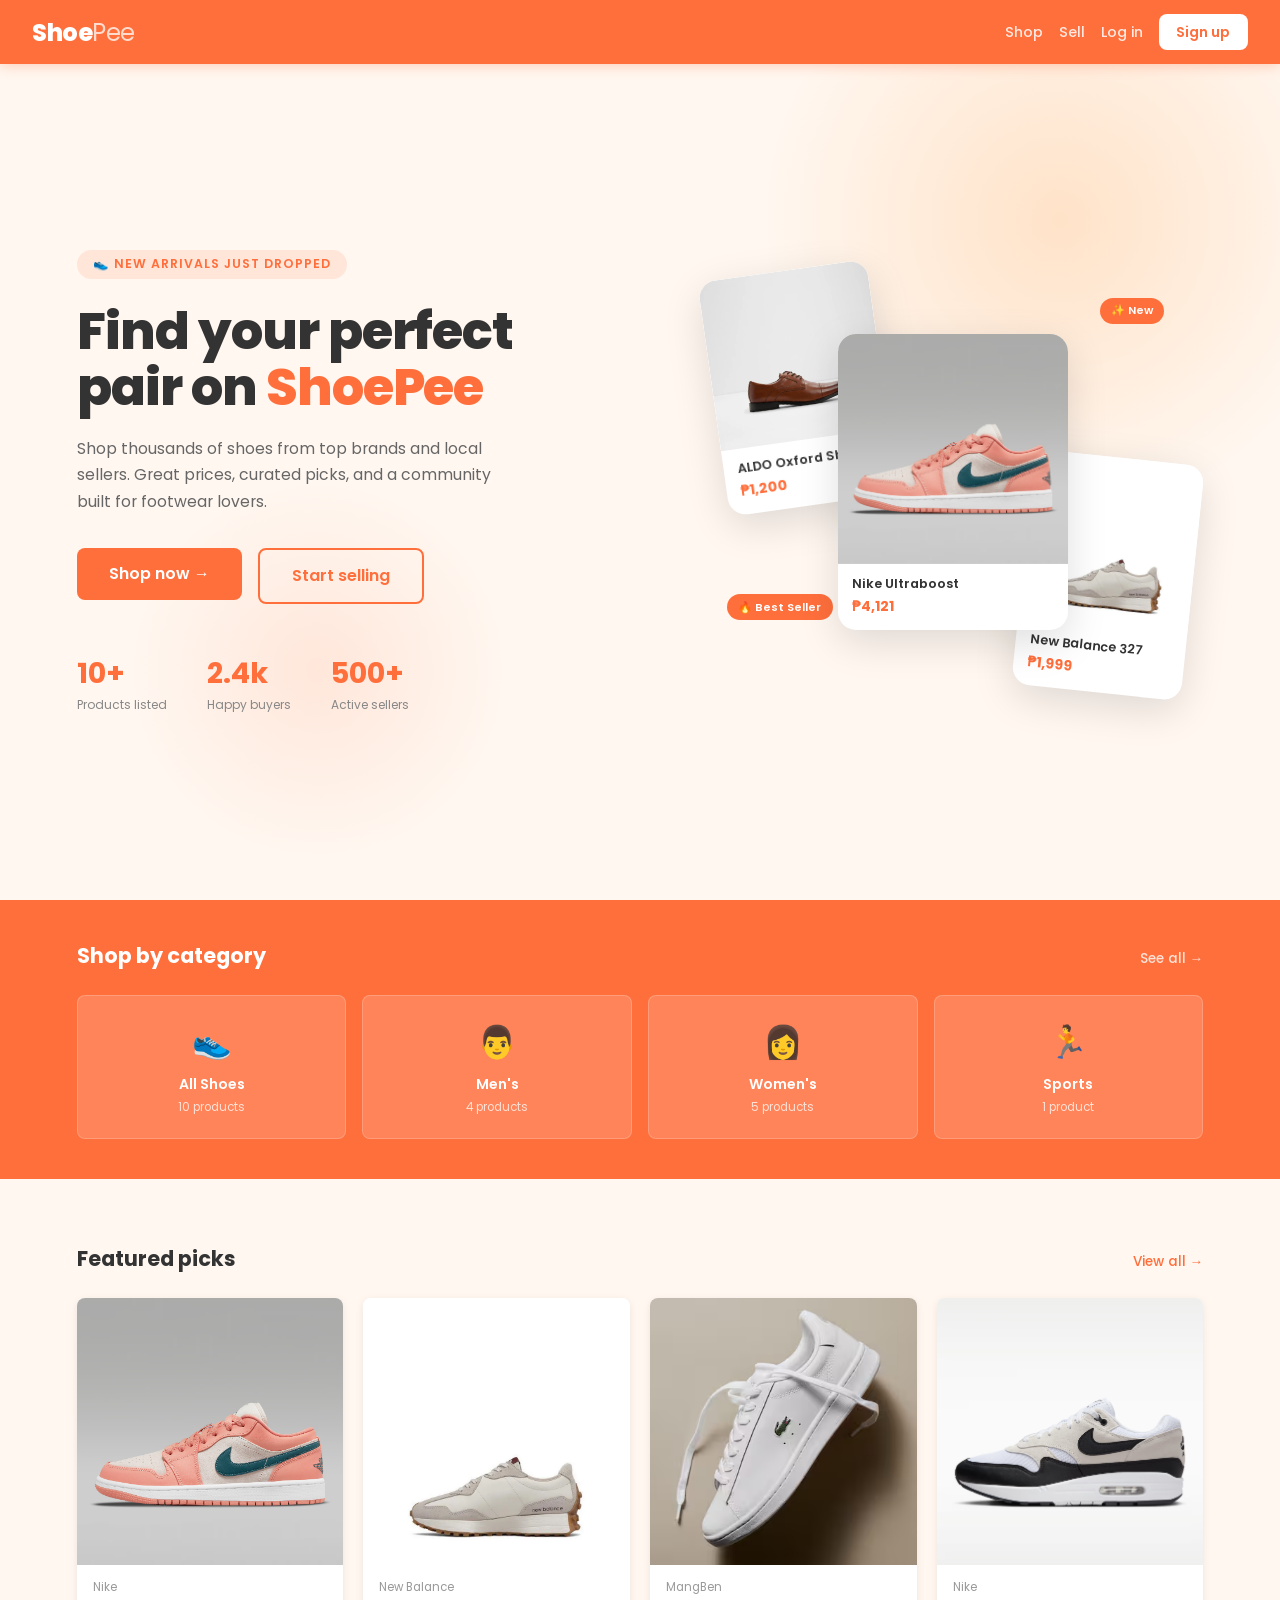
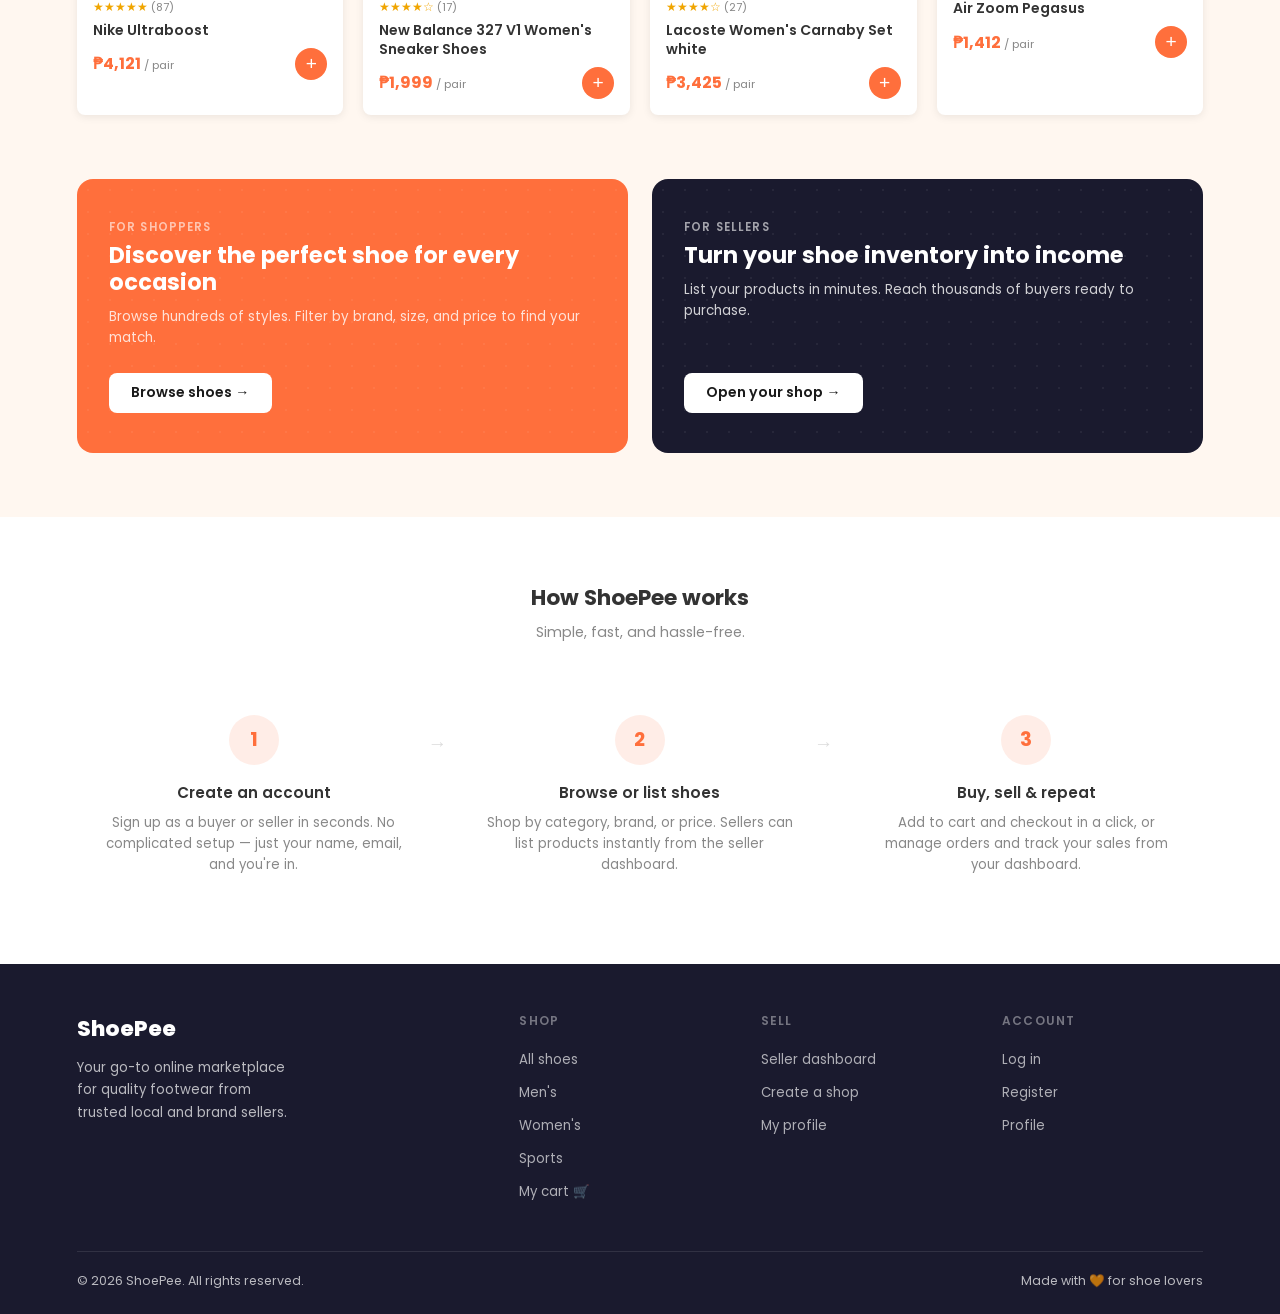
<file: index.html>
<!DOCTYPE html>
<html lang="en">
<head>
  <meta charset="UTF-8">
  <meta name="viewport" content="width=device-width, initial-scale=1.0">
  <title>ShoePee | Welcome</title>

  <link rel="preconnect" href="https://fonts.googleapis.com">
  <link href="https://fonts.googleapis.com/css2?family=Poppins:wght@300;400;500;600;700;800&display=swap" rel="stylesheet">
  <link rel="stylesheet" href="css/global.css">

  <style>
    *, *::before, *::after { box-sizing: border-box; margin: 0; padding: 0; }
    html { scroll-behavior: smooth; }
    body { font-family: 'Poppins', sans-serif; background: var(--bg); color: var(--text); overflow-x: hidden; }
    a { text-decoration: none; color: inherit; }

    /* ── NAVBAR ── */
    .site-nav {
      position: fixed; top: 0; left: 0; right: 0; z-index: 200;
      background: var(--primary);
      padding: 0 2rem;
      height: 64px;
      display: flex; align-items: center; justify-content: space-between;
      box-shadow: 0 2px 12px rgba(255,111,60,.3);
    }
    .site-logo {
      color: #fff; font-size: 1.5rem; font-weight: 800; letter-spacing: -.5px;
    }
    .site-logo span { opacity: .75; font-weight: 400; }
    .site-nav-right { display: flex; align-items: center; gap: 1rem; }
    .site-nav-link {
      color: rgba(255,255,255,.85); font-size: .88rem; font-weight: 500; transition: color .2s;
    }
    .site-nav-link:hover { color: #fff; }
    .nav-signup-btn {
      background: #fff; color: var(--primary);
      border: none; border-radius: var(--radius);
      padding: .45rem 1.1rem;
      font-family: 'Poppins', sans-serif; font-size: .88rem; font-weight: 600;
      cursor: pointer; transition: .2s;
    }
    .nav-signup-btn:hover { transform: translateY(-1px); box-shadow: 0 4px 12px rgba(0,0,0,.15); }

    /* ── HERO ── */
    .hero {
      min-height: 100vh; padding-top: 64px;
      display: grid; grid-template-columns: 1fr 1fr;
      align-items: center; gap: 3rem;
      padding-left: 6vw; padding-right: 4vw;
      position: relative; overflow: hidden;
    }
    .hero::before {
      content: ''; position: absolute;
      width: 600px; height: 600px;
      background: radial-gradient(circle, rgba(255,154,60,.22) 0%, transparent 70%);
      top: -80px; right: -80px; pointer-events: none;
    }
    .hero::after {
      content: ''; position: absolute;
      width: 380px; height: 380px;
      background: radial-gradient(circle, rgba(255,111,60,.12) 0%, transparent 70%);
      bottom: 40px; left: 10%; pointer-events: none;
    }
    .hero-text { position: relative; z-index: 1; }

    .hero-eyebrow {
      display: inline-flex; align-items: center; gap: .5rem;
      background: rgba(255,111,60,.12); color: var(--primary);
      font-size: .78rem; font-weight: 600;
      letter-spacing: .08em; text-transform: uppercase;
      padding: .35rem 1rem; border-radius: 100px;
      margin-bottom: 1.5rem;
      animation: fadeUp .5s ease both;
    }

    .hero-title {
      font-size: clamp(2.2rem, 4vw, 3.8rem); font-weight: 800;
      line-height: 1.1; letter-spacing: -.02em;
      margin-bottom: 1.25rem;
      animation: fadeUp .5s .1s ease both;
    }
    .hero-title .accent { color: var(--primary); }

    .hero-desc {
      font-size: .98rem; color: #666; line-height: 1.7;
      max-width: 420px; margin-bottom: 2rem; font-weight: 400;
      animation: fadeUp .5s .2s ease both;
    }

    .hero-actions {
      display: flex; gap: 1rem; flex-wrap: wrap;
      animation: fadeUp .5s .3s ease both;
    }

    .btn-lg {
      border-radius: var(--radius);
      padding: .85rem 2rem;
      font-family: 'Poppins', sans-serif; font-size: 1rem; font-weight: 600;
      cursor: pointer; transition: .25s; display: inline-flex; align-items: center; gap: .4rem;
      border: none;
    }
    .btn-lg-primary { background: var(--primary); color: #fff; }
    .btn-lg-primary:hover { background: #e55a26; transform: translateY(-2px); box-shadow: 0 8px 24px rgba(255,111,60,.4); }
    .btn-lg-outline { background: transparent; color: var(--primary); border: 2px solid var(--primary); }
    .btn-lg-outline:hover { background: rgba(255,111,60,.08); transform: translateY(-2px); }

    .hero-stats {
      display: flex; gap: 2.5rem; margin-top: 3rem;
      animation: fadeUp .5s .4s ease both;
    }
    .stat-num { font-size: 1.8rem; font-weight: 700; color: var(--primary); }
    .stat-label { font-size: .75rem; color: #888; margin-top: .1rem; }

    /* HERO VISUAL */
    .hero-visual {
      position: relative; z-index: 1;
      display: flex; align-items: center; justify-content: center;
      animation: fadeIn .7s .2s ease both;
    }
    .shoe-showcase { position: relative; width: 100%; max-width: 480px; height: 460px; }
    .s-card {
      position: absolute; background: #fff;
      border-radius: 18px; box-shadow: 0 12px 40px rgba(0,0,0,.13);
      overflow: hidden; transition: transform .4s ease;
    }
    .s-card:hover { transform: translateY(-8px) scale(1.02) !important; }
    .s-card img { width: 100%; aspect-ratio: 1; object-fit: cover; display: block; }
    .s-card-info { padding: .7rem .9rem .85rem; }
    .s-card-name { font-size: .8rem; font-weight: 600; white-space: nowrap; overflow: hidden; text-overflow: ellipsis; }
    .s-card-price { font-size: .88rem; font-weight: 700; color: var(--primary); margin-top: .15rem; }

    .s-card-main { width: 230px; top: 50%; left: 50%; transform: translate(-50%, -50%); z-index: 3; }
    .s-card-tl   { width: 170px; top: 4%; left: 0; transform: rotate(-8deg); z-index: 2; }
    .s-card-br   { width: 170px; bottom: 4%; right: 0; transform: rotate(6deg); z-index: 2; }

    .s-badge {
      position: absolute; background: var(--primary); color: #fff;
      font-size: .7rem; font-weight: 600; padding: .28rem .7rem; border-radius: 100px;
    }
    .s-badge-top  { top: 10%; right: 6%; animation: float 3s ease-in-out infinite; }
    .s-badge-bot  { bottom: 20%; left: 3%; animation: float 3s 1.2s ease-in-out infinite; }

    /* ── CATEGORIES ── */
    .categories { background: var(--primary); padding: 2.5rem 6vw; }
    .sec-header { display: flex; align-items: baseline; justify-content: space-between; margin-bottom: 1.5rem; }
    .sec-title { font-size: 1.3rem; font-weight: 700; color: #fff; }
    .sec-link { font-size: .85rem; font-weight: 500; color: rgba(255,255,255,.8); transition: color .2s; }
    .sec-link:hover { color: #fff; }

    .cat-grid { display: grid; grid-template-columns: repeat(4,1fr); gap: 1rem; }
    .cat-card {
      background: rgba(255,255,255,.15); border: 1px solid rgba(255,255,255,.2);
      border-radius: var(--radius); padding: 1.4rem 1rem;
      text-align: center; cursor: pointer; transition: .25s; color: #fff;
    }
    .cat-card:hover { background: rgba(255,255,255,.25); transform: translateY(-3px); }
    .cat-icon { font-size: 2rem; margin-bottom: .5rem; }
    .cat-name { font-size: .88rem; font-weight: 600; }
    .cat-count { font-size: .73rem; opacity: .75; margin-top: .2rem; }

    /* ── FEATURED ── */
    .featured { padding: 4rem 6vw; }
    .featured .sec-title { color: var(--text); }
    .featured .sec-link  { color: var(--primary); }

    .prod-grid { display: grid; grid-template-columns: repeat(auto-fill, minmax(210px,1fr)); gap: 1.25rem; }
    .prod-card {
      background: #fff; border-radius: var(--radius);
      overflow: hidden; box-shadow: 0 2px 8px rgba(0,0,0,.08);
      transition: .25s; cursor: pointer;
    }
    .prod-card:hover { transform: translateY(-5px); box-shadow: 0 10px 30px rgba(0,0,0,.13); }
    .prod-card img { width: 100%; aspect-ratio: 1; object-fit: cover; display: block; }
    .prod-body { padding: .9rem 1rem 1rem; }
    .prod-seller { font-size: .72rem; color: #999; margin-bottom: .2rem; }
    .prod-rating { font-size: .73rem; color: #f0a500; margin-bottom: .3rem; }
    .prod-name {
      font-size: .88rem; font-weight: 600; line-height: 1.35; margin-bottom: .5rem;
      display: -webkit-box; -webkit-line-clamp: 2; -webkit-box-orient: vertical; overflow: hidden;
    }
    .prod-footer { display: flex; align-items: center; justify-content: space-between; }
    .prod-price { font-size: 1rem; font-weight: 700; color: var(--primary); }
    .prod-price small { font-size: .7rem; font-weight: 400; color: #888; }
    .add-to-cart {
      width: 32px; height: 32px; background: var(--primary); color: #fff;
      border: none; border-radius: 50%; font-size: 1.2rem; cursor: pointer;
      display: flex; align-items: center; justify-content: center; transition: .2s;
    }
    .add-to-cart:hover { background: #e55a26; transform: scale(1.1); }

    /* ── SPLIT CTA ── */
    .split-cta { display: grid; grid-template-columns: 1fr 1fr; gap: 1.5rem; padding: 0 6vw 4rem; }
    .cta-panel {
      border-radius: 16px; padding: 2.5rem 2rem; min-height: 220px;
      display: flex; flex-direction: column; justify-content: space-between;
      position: relative; overflow: hidden;
    }
    .cta-buyer  { background: var(--primary); color: #fff; }
    .cta-seller { background: #1a1a2e; color: #fff; }
    .cta-panel::after {
      content: ''; position: absolute; inset: 0;
      background-image: radial-gradient(circle, rgba(255,255,255,.06) 1px, transparent 1px);
      background-size: 22px 22px;
    }
    .cta-label { font-size: .72rem; font-weight: 600; letter-spacing: .1em; text-transform: uppercase; opacity: .6; margin-bottom: .4rem; }
    .cta-title { font-size: 1.4rem; font-weight: 700; line-height: 1.2; }
    .cta-desc  { font-size: .84rem; opacity: .8; line-height: 1.6; margin-top: .6rem; }
    .cta-btn {
      display: inline-flex; align-items: center; gap: .4rem;
      background: #fff; color: #1a1a1a;
      border: none; border-radius: var(--radius);
      padding: .6rem 1.4rem;
      font-family: 'Poppins', sans-serif; font-size: .88rem; font-weight: 600;
      cursor: pointer; transition: .2s; margin-top: 1.5rem; width: fit-content; position: relative; z-index: 1;
    }
    .cta-btn:hover { transform: translateY(-2px); box-shadow: 0 6px 16px rgba(0,0,0,.2); }

    /* ── HOW IT WORKS ── */
    .how { background: #fff; padding: 4rem 6vw; text-align: center; }
    .how .sec-title { color: var(--text); font-size: 1.35rem; margin-bottom: .5rem; }
    .how-sub { font-size: .88rem; color: #888; margin-bottom: 3rem; }
    .steps-row { display: grid; grid-template-columns: repeat(3,1fr); gap: 2rem; }
    .step { padding: 1.5rem; position: relative; }
    .step-num {
      width: 50px; height: 50px; background: rgba(255,111,60,.12);
      border-radius: 50%; display: flex; align-items: center; justify-content: center;
      margin: 0 auto 1rem; font-size: 1.2rem; font-weight: 700; color: var(--primary);
    }
    .step h3 { font-size: .95rem; font-weight: 600; margin-bottom: .5rem; }
    .step p  { font-size: .83rem; color: #888; line-height: 1.6; }
    .step-arr { position: absolute; top: 2.4rem; right: -1rem; font-size: 1.2rem; color: #ddd; }
    .step:last-child .step-arr { display: none; }

    /* ── FOOTER ── */
    .site-footer { background: #1a1a2e; color: rgba(255,255,255,.7); padding: 3rem 6vw 1.5rem; }
    .footer-top {
      display: grid; grid-template-columns: 2fr 1fr 1fr 1fr; gap: 2.5rem; margin-bottom: 2.5rem;
    }
    .footer-brand-logo { color: #fff; font-size: 1.35rem; font-weight: 800; display: inline-block; margin-bottom: .75rem; }
    .footer-brand p { font-size: .83rem; line-height: 1.7; max-width: 210px; }
    .footer-col h4 {
      font-size: .75rem; font-weight: 600; letter-spacing: .1em; text-transform: uppercase;
      color: rgba(255,255,255,.4); margin-bottom: 1rem;
    }
    .footer-col ul { list-style: none; }
    .footer-col li { margin-bottom: .5rem; }
    .footer-col a { font-size: .83rem; color: rgba(255,255,255,.65); transition: color .2s; }
    .footer-col a:hover { color: #fff; }
    .footer-bottom {
      border-top: 1px solid rgba(255,255,255,.1); padding-top: 1.25rem;
      display: flex; align-items: center; justify-content: space-between; font-size: .78rem;
    }

    /* ── ANIMATIONS ── */
    @keyframes fadeUp { from { opacity:0; transform:translateY(20px); } to { opacity:1; transform:translateY(0); } }
    @keyframes fadeIn { from { opacity:0; } to { opacity:1; } }
    @keyframes float  { 0%,100% { transform:translateY(0); } 50% { transform:translateY(-7px); } }

    /* ── RESPONSIVE ── */
    @media (max-width: 860px) {
      .hero { grid-template-columns: 1fr; padding: 100px 6vw 3rem; text-align: center; }
      .hero-desc { margin: 0 auto 2rem; }
      .hero-actions { justify-content: center; }
      .hero-stats { justify-content: center; }
      .hero-visual { display: none; }
      .cat-grid { grid-template-columns: repeat(2,1fr); }
      .split-cta { grid-template-columns: 1fr; }
      .steps-row { grid-template-columns: 1fr; }
      .step-arr { display: none; }
      .footer-top { grid-template-columns: 1fr 1fr; }
      .site-nav-link { display: none; }
    }
    @media (max-width: 500px) {
      .footer-top { grid-template-columns: 1fr; }
      .footer-bottom { flex-direction: column; gap: .5rem; text-align: center; }
    }
  </style>
</head>
<body>

  <!-- NAVBAR -->
  <nav class="site-nav">
    <a href="index.html" class="site-logo">Shoe<span>Pee</span></a>
    <div class="site-nav-right">
      <a href="buyer-dashboard.html" class="site-nav-link">Shop</a>
      <a href="seller-dashboard.html" class="site-nav-link">Sell</a>
      <a href="login.html" class="site-nav-link">Log in</a>
      <a href="register.html"><button class="nav-signup-btn">Sign up</button></a>
    </div>
  </nav>

  <!-- HERO -->
  <section class="hero">
    <div class="hero-text">
      <div class="hero-eyebrow">👟 New arrivals just dropped</div>
      <h1 class="hero-title">
        Find your perfect<br>
        pair on <span class="accent">ShoePee</span>
      </h1>
      <p class="hero-desc">
        Shop thousands of shoes from top brands and local sellers.
        Great prices, curated picks, and a community built for footwear lovers.
      </p>
      <div class="hero-actions">
        <a href="buyer-dashboard.html"><button class="btn-lg btn-lg-primary">Shop now →</button></a>
        <a href="seller-dashboard.html"><button class="btn-lg btn-lg-outline">Start selling</button></a>
      </div>
      <div class="hero-stats">
        <div><div class="stat-num">10+</div><div class="stat-label">Products listed</div></div>
        <div><div class="stat-num">2.4k</div><div class="stat-label">Happy buyers</div></div>
        <div><div class="stat-num">500+</div><div class="stat-label">Active sellers</div></div>
      </div>
    </div>

    <div class="hero-visual">
      <div class="shoe-showcase">
        <div class="s-card s-card-tl">
          <img src="assets/images/shoe9.jpg" alt="ALDO Oxford">
          <div class="s-card-info">
            <div class="s-card-name">ALDO Oxford Shoes</div>
            <div class="s-card-price">₱1,200</div>
          </div>
        </div>
        <div class="s-card s-card-main">
          <img src="assets/images/shoe1.jpg" alt="Nike Ultraboost">
          <div class="s-card-info">
            <div class="s-card-name">Nike Ultraboost</div>
            <div class="s-card-price">₱4,121</div>
          </div>
        </div>
        <div class="s-card s-card-br">
          <img src="assets/images/shoe4.jpg" alt="New Balance 327">
          <div class="s-card-info">
            <div class="s-card-name">New Balance 327</div>
            <div class="s-card-price">₱1,999</div>
          </div>
        </div>
        <div class="s-badge s-badge-top">✨ New</div>
        <div class="s-badge s-badge-bot">🔥 Best Seller</div>
      </div>
    </div>
  </section>

  <!-- CATEGORIES -->
  <section class="categories">
    <div class="sec-header">
      <h2 class="sec-title">Shop by category</h2>
      <a href="buyer-dashboard.html" class="sec-link">See all →</a>
    </div>
    <div class="cat-grid">
      <a href="buyer-dashboard.html" class="cat-card">
        <div class="cat-icon">👟</div>
        <div class="cat-name">All Shoes</div>
        <div class="cat-count">10 products</div>
      </a>
      <a href="buyer-dashboard.html" class="cat-card">
        <div class="cat-icon">👨</div>
        <div class="cat-name">Men's</div>
        <div class="cat-count">4 products</div>
      </a>
      <a href="buyer-dashboard.html" class="cat-card">
        <div class="cat-icon">👩</div>
        <div class="cat-name">Women's</div>
        <div class="cat-count">5 products</div>
      </a>
      <a href="buyer-dashboard.html" class="cat-card">
        <div class="cat-icon">🏃</div>
        <div class="cat-name">Sports</div>
        <div class="cat-count">1 product</div>
      </a>
    </div>
  </section>

  <!-- FEATURED PRODUCTS -->
  <section class="featured">
    <div class="sec-header">
      <h2 class="sec-title">Featured picks</h2>
      <a href="buyer-dashboard.html" class="sec-link">View all →</a>
    </div>
    <div class="prod-grid" id="featuredGrid"></div>
  </section>

  <!-- SPLIT CTA -->
  <div class="split-cta">
    <div class="cta-panel cta-buyer">
      <div>
        <div class="cta-label">For shoppers</div>
        <div class="cta-title">Discover the perfect shoe for every occasion</div>
        <div class="cta-desc">Browse hundreds of styles. Filter by brand, size, and price to find your match.</div>
      </div>
      <a href="buyer-dashboard.html"><button class="cta-btn">Browse shoes →</button></a>
    </div>
    <div class="cta-panel cta-seller">
      <div>
        <div class="cta-label">For sellers</div>
        <div class="cta-title">Turn your shoe inventory into income</div>
        <div class="cta-desc">List your products in minutes. Reach thousands of buyers ready to purchase.</div>
      </div>
      <a href="seller-dashboard.html"><button class="cta-btn">Open your shop →</button></a>
    </div>
  </div>

  <!-- HOW IT WORKS -->
  <section class="how">
    <h2 class="sec-title">How ShoePee works</h2>
    <p class="how-sub">Simple, fast, and hassle-free.</p>
    <div class="steps-row">
      <div class="step">
        <div class="step-num">1</div>
        <h3>Create an account</h3>
        <p>Sign up as a buyer or seller in seconds. No complicated setup — just your name, email, and you're in.</p>
        <div class="step-arr">→</div>
      </div>
      <div class="step">
        <div class="step-num">2</div>
        <h3>Browse or list shoes</h3>
        <p>Shop by category, brand, or price. Sellers can list products instantly from the seller dashboard.</p>
        <div class="step-arr">→</div>
      </div>
      <div class="step">
        <div class="step-num">3</div>
        <h3>Buy, sell & repeat</h3>
        <p>Add to cart and checkout in a click, or manage orders and track your sales from your dashboard.</p>
      </div>
    </div>
  </section>

  <!-- FOOTER -->
  <footer class="site-footer">
    <div class="footer-top">
      <div class="footer-brand">
        <a href="index.html" class="footer-brand-logo">ShoePee</a>
        <p>Your go-to online marketplace for quality footwear from trusted local and brand sellers.</p>
      </div>
      <div class="footer-col">
        <h4>Shop</h4>
        <ul>
          <li><a href="buyer-dashboard.html">All shoes</a></li>
          <li><a href="buyer-dashboard.html">Men's</a></li>
          <li><a href="buyer-dashboard.html">Women's</a></li>
          <li><a href="buyer-dashboard.html">Sports</a></li>
          <li><a href="cart.html">My cart 🛒</a></li>
        </ul>
      </div>
      <div class="footer-col">
        <h4>Sell</h4>
        <ul>
          <li><a href="seller-dashboard.html">Seller dashboard</a></li>
          <li><a href="register.html">Create a shop</a></li>
          <li><a href="profile.html">My profile</a></li>
        </ul>
      </div>
      <div class="footer-col">
        <h4>Account</h4>
        <ul>
          <li><a href="login.html">Log in</a></li>
          <li><a href="register.html">Register</a></li>
          <li><a href="profile.html">Profile</a></li>
        </ul>
      </div>
    </div>
    <div class="footer-bottom">
      <span>© 2026 ShoePee. All rights reserved.</span>
      <span>Made with 🧡 for shoe lovers</span>
    </div>
  </footer>

  <script src="js/data.js"></script>
  <script src="js/utils.js"></script>
  <script>
    // Render top 4 featured products sorted by popularity
    const featured = [...products]
      .sort((a, b) => (b.purchases * 10 + b.rating) - (a.purchases * 10 + a.rating))
      .slice(0, 4);

    const grid = document.getElementById('featuredGrid');

    featured.forEach(p => {
      const stars = p.rating
        ? '★'.repeat(Math.round(p.rating)) + '☆'.repeat(5 - Math.round(p.rating))
        : '';

      const card = document.createElement('div');
      card.className = 'prod-card';
      card.innerHTML = `
        <img src="${p.image}" alt="${p.name}" loading="lazy">
        <div class="prod-body">
          <div class="prod-seller">${p.seller}</div>
          ${stars ? `<div class="prod-rating">${stars} <span style="color:#888;font-size:.68rem">(${p.reviews})</span></div>` : ''}
          <div class="prod-name">${p.name}</div>
          <div class="prod-footer">
            <div class="prod-price">₱${p.price.toLocaleString()} <small>/ pair</small></div>
            <button class="add-to-cart" title="Add to cart">+</button>
          </div>
        </div>
      `;

      card.querySelector('.add-to-cart').addEventListener('click', e => {
        e.stopPropagation();
        addToCart(p);
        const btn = e.currentTarget;
        btn.textContent = '✓';
        btn.style.background = '#2e7d32';
        setTimeout(() => { btn.textContent = '+'; btn.style.background = ''; }, 1300);
      });

      card.addEventListener('click', () => { window.location.href = 'buyer-dashboard.html'; });
      grid.appendChild(card);
    });

    // Scroll reveal
    const observer = new IntersectionObserver(entries => {
      entries.forEach(e => {
        if (e.isIntersecting) {
          e.target.style.opacity = '1';
          e.target.style.transform = 'translateY(0)';
        }
      });
    }, { threshold: 0.1 });

    document.querySelectorAll('.prod-card, .cat-card, .step, .cta-panel').forEach(el => {
      el.style.opacity = '0';
      el.style.transform = 'translateY(18px)';
      el.style.transition = 'opacity .45s ease, transform .45s ease';
      observer.observe(el);
    });
  </script>

</body>
</html>
</file>
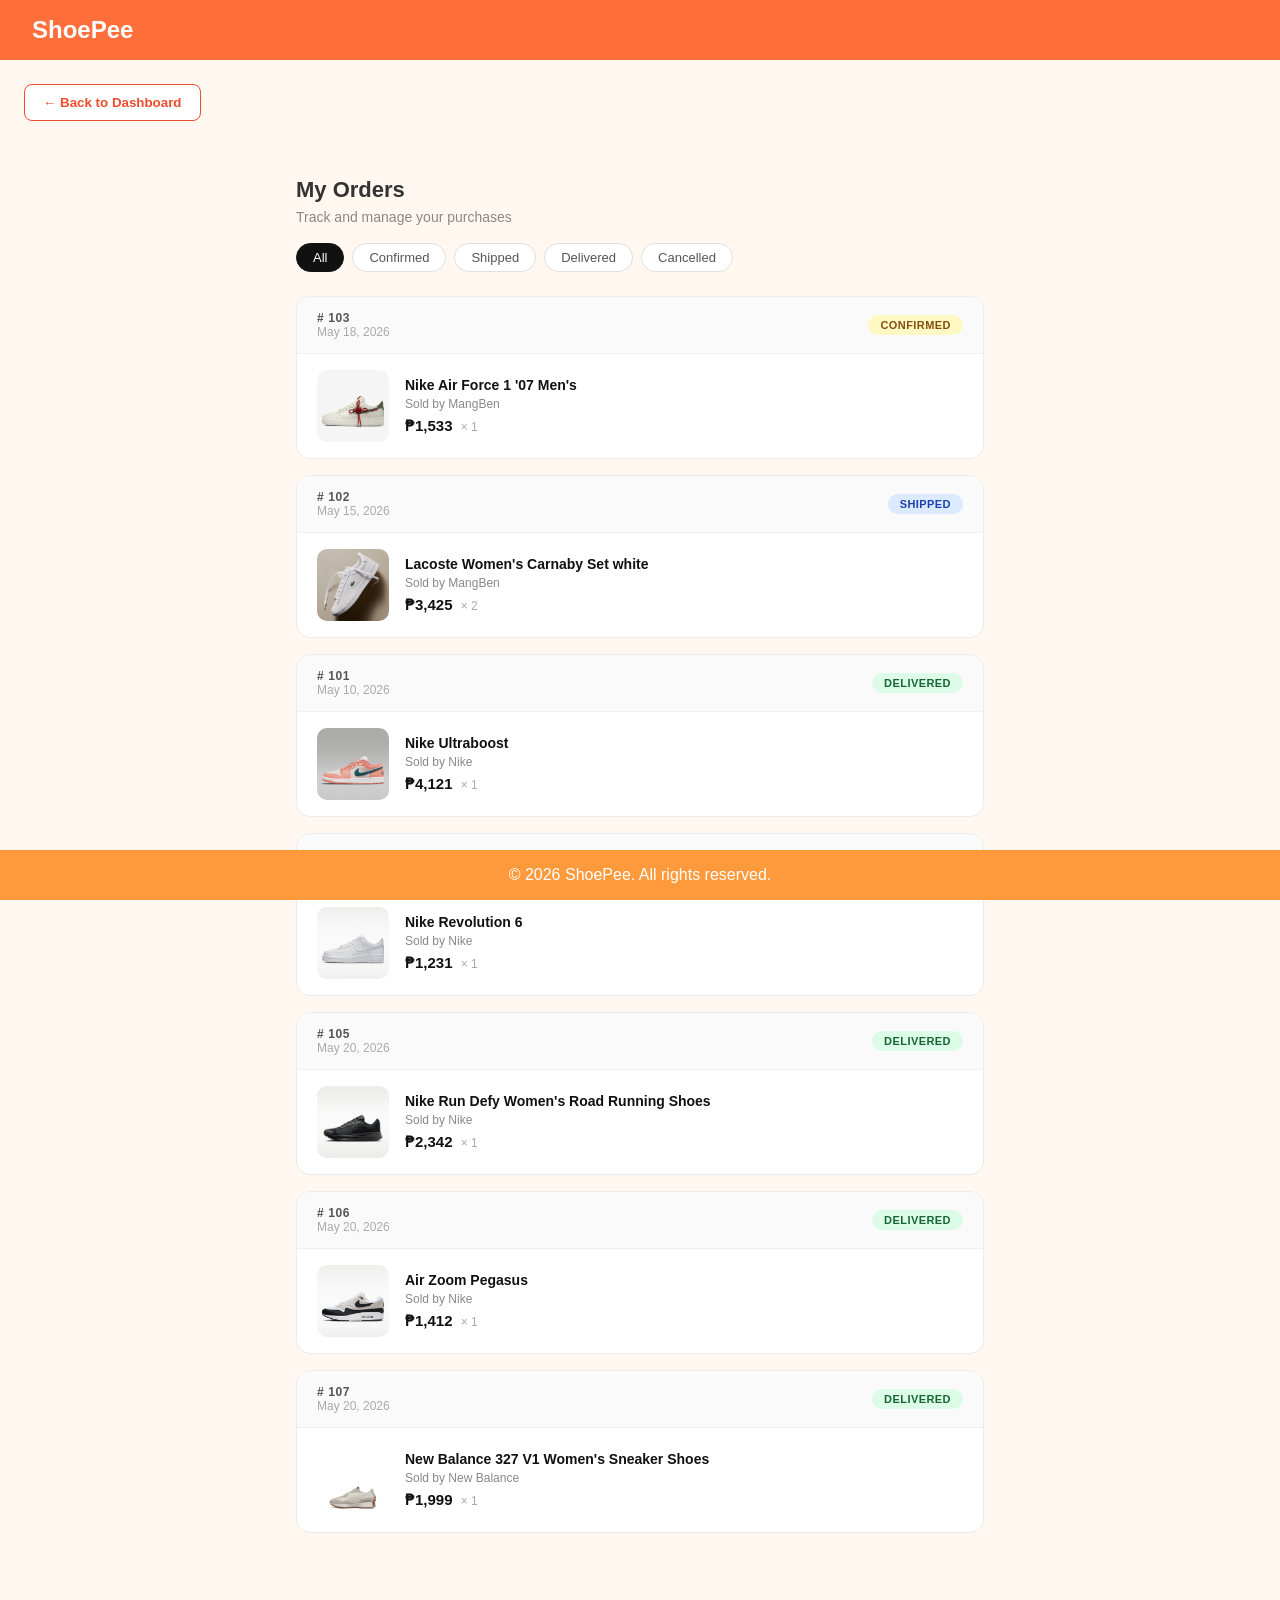
<file: buyerOrder.html>
<!DOCTYPE html>
<html lang="en">
<head>
  <meta charset="UTF-8" />
  <title>ShoePee | My Orders</title>
  <link rel="stylesheet" href="css/global.css" />
  <link rel="stylesheet" href="css/buyerOrder.css" />
</head>

<body>

<div id="navbar"></div>
<!-- ✅ Back to dashboard button -->
  <button class="btn-back-dashboard" onclick="goToDashboard()">
    ← Back to Dashboard
  </button>

<section class="orders-page">
  <h1>My Orders</h1>
  <p class="orders-subtitle">Track and manage your purchases</p>

  <div class="order-tabs" id="orderTabs">
    <button class="order-tab active" data-filter="all">All</button>
    <button class="order-tab" data-filter="confirmed">Confirmed</button>
    <button class="order-tab" data-filter="shipped">Shipped</button>
    <button class="order-tab" data-filter="delivered">Delivered</button>
    <button class="order-tab" data-filter="cancelled">Cancelled</button>
  </div>

  <div id="orderList"></div>
</section>

<div id="footer"></div>

<!-- IMPORTANT ORDER -->
<script src="js/utils.js"></script>
<script src="js/data.js"></script>

<script>
document.addEventListener("DOMContentLoaded", () => {

  loadComponent("navbar", "navbar.html");
  loadComponent("footer", "footer.html");

  // 🔙 Redirect function
  window.goToDashboard = function () {
    window.location.href = "buyer-dashboard.html";
  };

  // 🧠 Fake orders (what buyer purchased)
  const buyerOrders = [
    { id: 103, productId: 10, qty: 1, status: "confirmed", date: "May 18, 2026" },
    { id: 102, productId: 6, qty: 2, status: "shipped", date: "May 15, 2026" },
    { id: 101, productId: 3, qty: 1, status: "delivered", date: "May 10, 2026" },
    { id: 104, productId: 2, qty: 1, status: "delivered", date: "May 20, 2026" },
    { id: 105, productId: 5, qty: 1, status: "delivered", date: "May 20, 2026" },
    { id: 106, productId: 1, qty: 1, status: "delivered", date: "May 20, 2026" },
    { id: 107, productId: 4, qty: 1, status: "delivered", date: "May 20, 2026" }
  ];

  let activeFilter = "all";

  function renderOrders() {
    const list = document.getElementById("orderList");

    const filtered = activeFilter === "all"
      ? buyerOrders
      : buyerOrders.filter(o => o.status === activeFilter);

    if (!filtered.length) {
      list.innerHTML = `<div class="empty-state">
        <div class="empty-icon">📦</div>
        <p>No orders found.</p>
      </div>`;
      return;
    }

    list.innerHTML = filtered.map(order => {

      const product = products.find(p => p.id === order.productId);

      return `
        <div class="order-card">
          <div class="order-card-header">
            <div>
              <div class="order-id"># ${order.id}</div>
              <div class="order-date">${order.date}</div>
            </div>
            <span class="status-badge ${order.status}">
              ${order.status}
            </span>
          </div>

          <div class="order-product">
            <img class="order-product-img" src="${product.image}">
            <div class="order-product-info">
              <p class="order-product-name">${product.name}</p>
              <p class="order-product-seller">Sold by ${product.seller}</p>
              <p class="order-product-price">
                ₱${product.price.toLocaleString()}
                <span class="order-product-qty">× ${order.qty}</span>
              </p>
            </div>
          </div>
        </div>
      `;
    }).join("");
  }

  document.getElementById("orderTabs").addEventListener("click", e => {
    const tab = e.target.closest(".order-tab");
    if (!tab) return;

    document.querySelectorAll(".order-tab")
      .forEach(t => t.classList.remove("active"));

    tab.classList.add("active");
    activeFilter = tab.dataset.filter;
    renderOrders();
  });

  renderOrders();
});
</script>

</body>
</html>
</file>
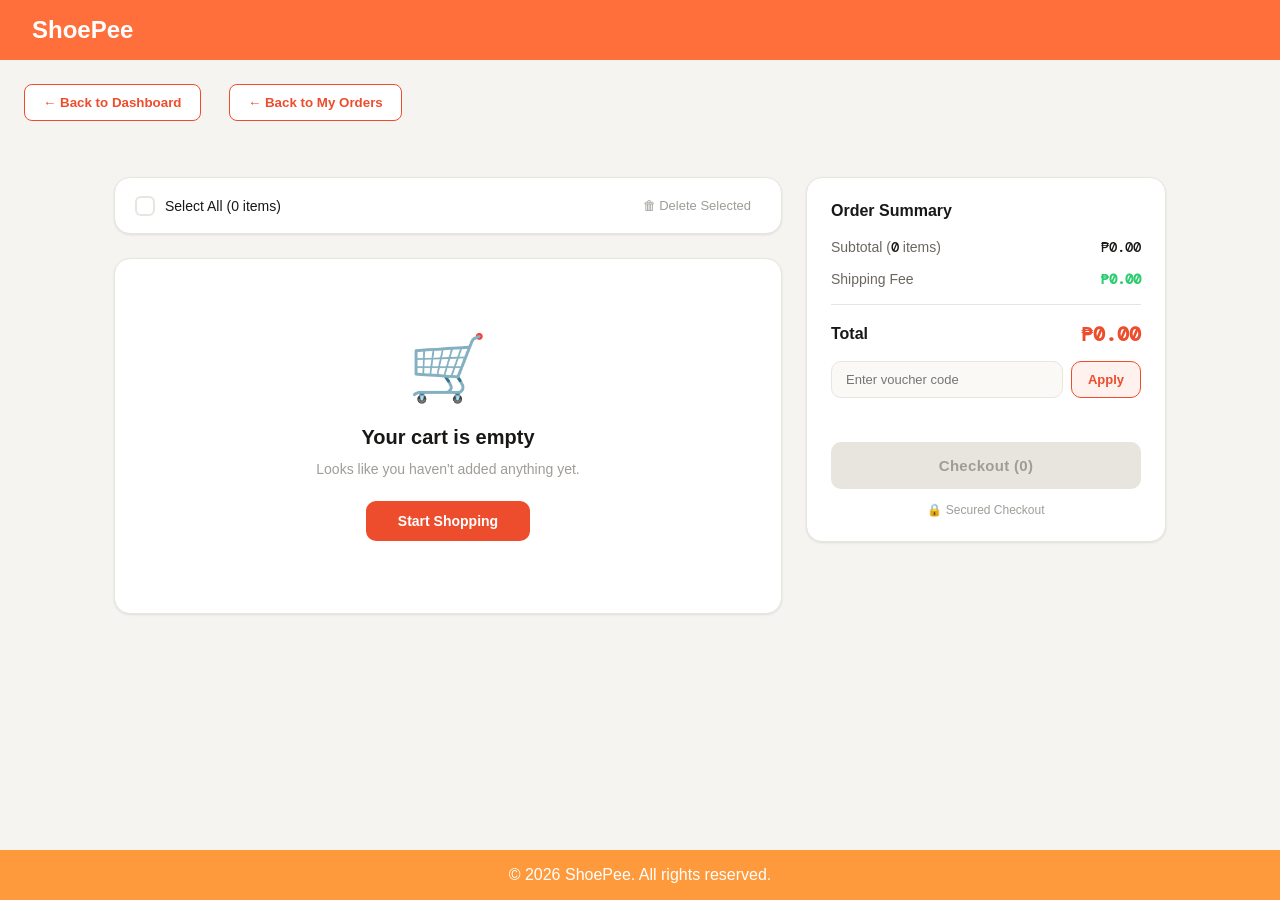
<file: cart.html>
<!DOCTYPE html>
<html lang="en">
<head>
  <meta charset="UTF-8">
  <meta name="viewport" content="width=device-width, initial-scale=1.0">
  <title>ShoePee | Your Cart</title>

  <link rel="preconnect" href="https://fonts.googleapis.com">
  <link href="https://fonts.googleapis.com/css2?family=Sora:wght@300;400;500;600;700&family=DM+Mono:wght@400;500&display=swap" rel="stylesheet">

  <link rel="stylesheet" href="css/global.css">
  <link rel="stylesheet" href="css/cart.css">
</head>
<body>

<div id="navbar"></div> 

<!-- ✅ Back to dashboard -->
<button class="btn-back-dashboard" onclick="goToDashboard()">
    ← Back to Dashboard
</button>

<button class="btn-back" onclick="goToOrders()">
  ← Back to My Orders
</button>

<main class="cart-page">

 
  

  <!-- LEFT: Item List -->
  <section class="cart-left">

    <!-- Select All Bar -->
    <div class="cart-select-bar">
      <label class="custom-check">
        <input type="checkbox" id="selectAll">
        <span class="checkmark"></span>
        <span class="check-label">
          Select All (<span id="itemCount">0</span> items)
        </span>
      </label>
      <button class="btn-delete-selected" id="deleteSelected">
        🗑 Delete Selected
      </button>
    </div>

    <!-- Cart Items -->
    <div id="cartItems"></div>

    <!-- Empty State -->
    <div class="empty-cart" id="emptyState">
      <div class="empty-icon">🛒</div>
      <p class="empty-title">Your cart is empty</p>
      <p class="empty-sub">Looks like you haven't added anything yet.</p>
      <a href="buyer-dashboard.html" class="btn-shop-now">Start Shopping</a>
    </div>

  </section>

  <!-- RIGHT: Order Summary -->
  <aside class="cart-summary">
    <div class="summary-card">
      <h3 class="summary-title">Order Summary</h3>

      <div class="summary-row">
        <span>Subtotal (<span id="summaryCount">0</span> items)</span>
        <span id="summarySubtotal">₱0.00</span>
      </div>

      <div class="summary-row">
        <span>Shipping Fee</span>
        <span id="summaryShipping" class="text-green">FREE</span>
      </div>

      <div class="summary-row discount-row" id="discountRow">
        <span>Voucher Discount</span>
        <span id="summaryDiscount" class="text-accent">-₱0.00</span>
      </div>

      <div class="summary-divider"></div>

      <div class="summary-row total-row">
        <span>Total</span>
        <span id="cartTotal">₱0.00</span>
      </div>

      <!-- Voucher -->
      <div class="voucher-box">
        <input type="text" id="voucherInput" class="voucher-input" placeholder="Enter voucher code">
        <button class="btn-voucher" id="applyVoucher">Apply</button>
      </div>
      <p class="voucher-msg" id="voucherMsg"></p>

      <button class="btn-checkout" id="checkoutBtn">
        Checkout (<span id="checkoutCount">0</span>)
      </button>

      <div class="secure-note">🔒 Secured Checkout</div>
    </div>

    <!-- Savings Banner -->
    <div class="savings-banner" id="savingsBanner">
      🎉 You're saving <strong id="savingsAmount">₱0.00</strong> on this order!
    </div>
  </aside>

</main>

<div id="footer"></div>

<!-- Toast -->
<div class="toast" id="toast"></div>

<script src="js/utils.js"></script>
<script src="js/cart.js"></script>

<script>
  loadComponent("navbar", "navbar.html");
  loadComponent("footer", "footer.html");

  function goToDashboard() {
    window.location.href = "buyer-dashboard.html";
  }

  function goToOrders() {
    window.location.href = "buyerOrder.html";
  }
</script>

</body>
</html>
</file>
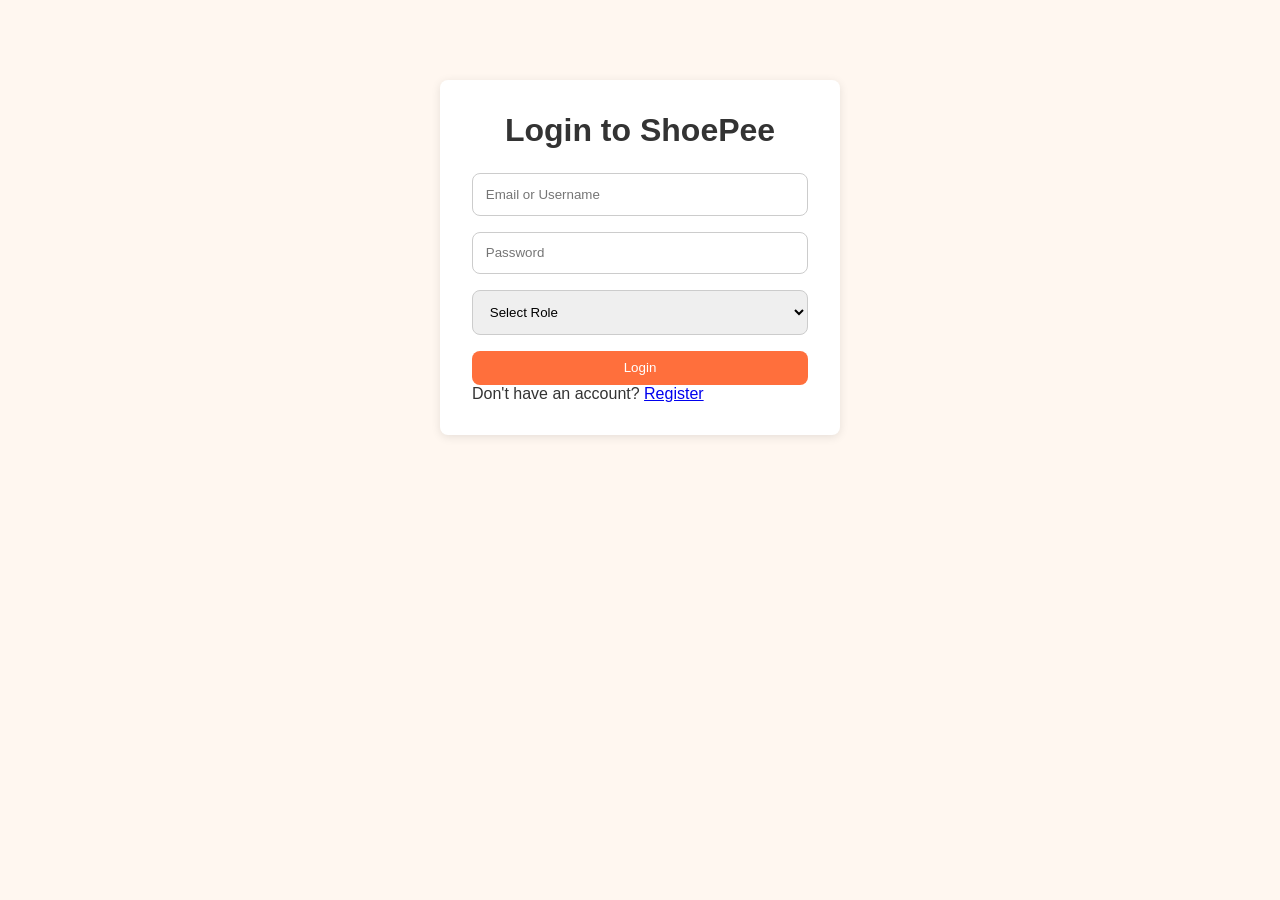
<file: login.html>
<!DOCTYPE html>
<html lang="en">
<head>
  <meta charset="UTF-8">
  <title>ShoePee | Login</title>
  <link rel="stylesheet" href="css/global.css">
  <link rel="stylesheet" href="css/auth.css">
</head>
<body>
  <div class="auth-container">
    <h1>Login to ShoePee</h1>
    <form id="loginForm">
      <input type="text" id="loginUsername" placeholder="Email or Username" required>
      <input type="password" id="loginPassword" placeholder="Password" required>
      <select id="loginRole" required>
        <option value="">Select Role</option>
        <option value="buyer">Shoe Buyer</option>
        <option value="seller">Shoe Seller</option>
      </select>
      <button class="btn" type="submit">Login</button>
    </form>
    <p>Don't have an account? <a href="register.html">Register</a></p>
  </div>
  <script src="js/utils.js"></script>
  <script src="js/auth.js"></script>
</body>
</html>
</file>
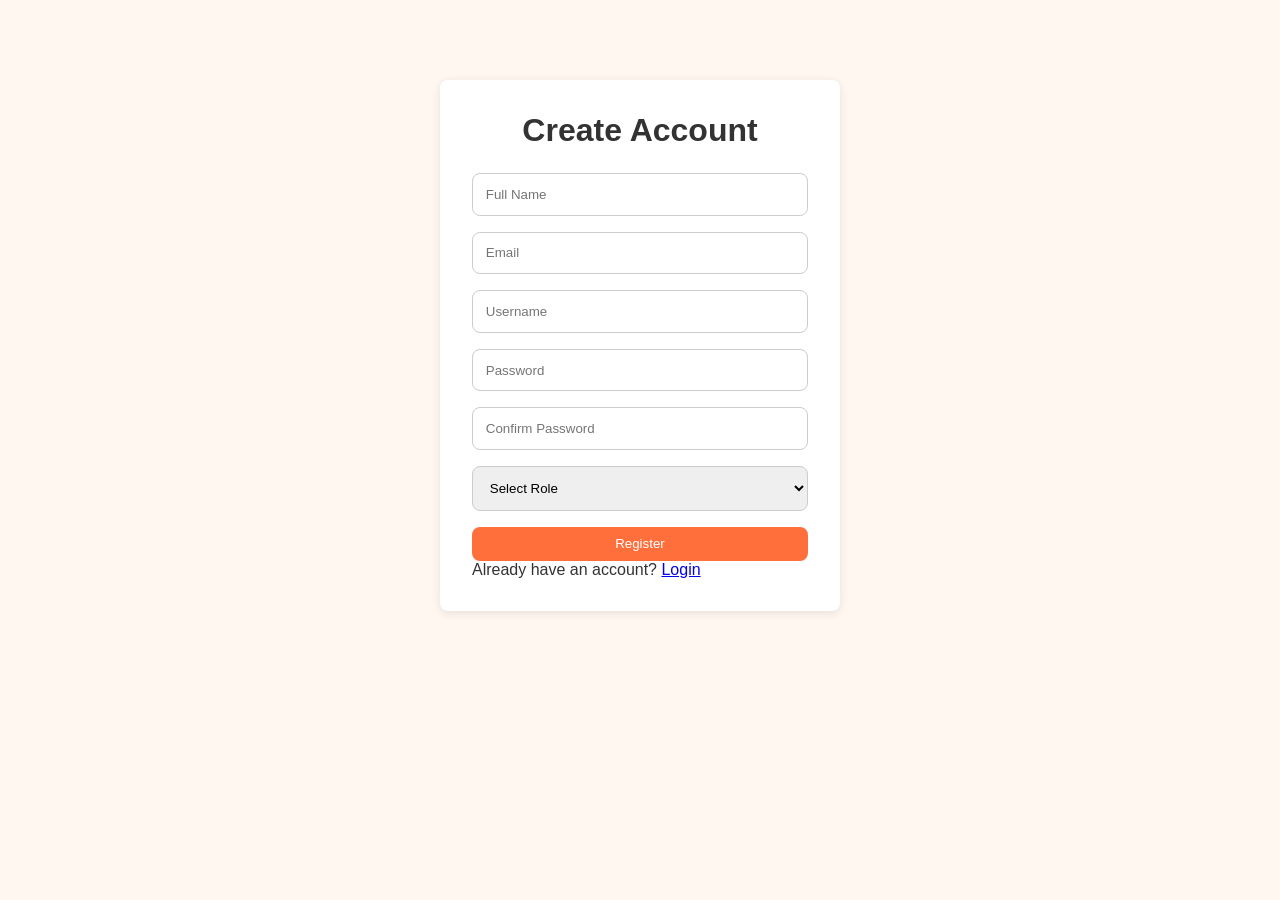
<file: register.html>
<!DOCTYPE html>
<html lang="en">
<head>
  <meta charset="UTF-8">
  <title>ShoePee | Register</title>
  <link rel="stylesheet" href="css/global.css">
  <link rel="stylesheet" href="css/auth.css">
</head>
<body>
  <div class="auth-container">
    <h1>Create Account</h1>
    <form id="registerForm">
      <input type="text" id="fullname" placeholder="Full Name" required>
      <input type="email" id="email" placeholder="Email" required>
      <input type="text" id="username" placeholder="Username" required>
      <input type="password" id="password" placeholder="Password" required>
      <input type="password" id="confirmPassword" placeholder="Confirm Password" required>
      <select id="role" required>
        <option value="">Select Role</option>
        <option value="buyer">Shoe Buyer</option>
        <option value="seller">Shoe Seller</option>
      </select>
      <div id="sellerFields" style="display:none;">
        <input type="text" id="govID" placeholder="Government ID">
        <input type="text" id="dtiNumber" placeholder="DTI Number">
      </div>
      <button class="btn" type="submit">Register</button>
    </form>
    <p>Already have an account? <a href="login.html">Login</a></p>
  </div>
  <script src="js/utils.js"></script>
  <script src="js/auth.js"></script>
</body>
</html>
</file>
<file: css/global.css>
:root {
  --primary: #ff6f3c;
  --secondary: #ff9a3c;
  --bg: #fff7f0;
  --text: #333;
  --radius: 8px;
}

* {
  box-sizing: border-box;
  margin: 0;
  padding: 0;
}

body {
  font-family: "Poppins", sans-serif;
  background: var(--bg);
  color: var(--text);
}

.navbar {
  background: var(--primary);
  padding: 1rem 2rem;
  display: flex;
  justify-content: space-between;
  align-items: center;
  color: #fff;
}

.navbar .logo {
  color: #fff;
  text-decoration: none;
  font-size: 1.5rem;
  font-weight: bold;
}

.nav-links {
  list-style: none;
  display: flex;
  gap: 1rem;
}

.nav-links a {
  color: #fff;
  text-decoration: none;
  font-weight: 500;
}

.footer {
  text-align: center;
  padding: 1rem;
  background: var(--secondary);
  color: #fff;
  position: fixed;
  bottom: 0;
  width: 100%;
}

.btn {
  background: var(--primary);
  color: #fff;
  border: none;
  border-radius: var(--radius);
  padding: 0.6rem 1.2rem;
  cursor: pointer;
  transition: 0.3s;
}

.btn:hover {
  background: var(--secondary);
  transform: translateY(-2px);
}

.card {
  background: #fff;
  border-radius: var(--radius);
  padding: 1rem;
  box-shadow: 0 2px 8px rgba(0, 0, 0, 0.1);
}

#searchBar {
  width: 300px;
  padding: 10px 15px;
  border: 2px solid #4a90e2;
  border-radius: 8px;
  font-size: 16px;
  outline: none;
}

#searchBar:focus {
  border-color: #1c5fb8;
  box-shadow: 0 0 5px rgba(28, 95, 184, 0.5);
}
</file>
<file: css/buyerOrder.css>
/* ───────────────── Page shell ───────────────── */
.orders-page {
  max-width: 720px;
  margin: 0 auto;
  padding: 32px 16px 64px;
}

.orders-page h1 {
  font-size: 22px;
  font-weight: 700;
  margin: 0 0 6px;
}

.orders-subtitle {
  font-size: 14px;
  color: #888;
  margin-bottom: 18px;
}

/* Back to dashboard */
.btn-back-dashboard {
  margin:24px;
  padding: 10px 18px;
  border-radius: 8px;
  border: 1.5px solid #ee4d2d;
  background: #fff;
  color: #ee4d2d;
  font-weight: 600;
  cursor: pointer;
  transition: 0.2s ease;
}

.btn-back-dashboard:hover {
  background: #ee4d2d;
  color: #fff;
}

/* ───────────────── Filter tabs ───────────────── */
.order-tabs {
  display: flex;
  gap: 8px;
  margin-bottom: 24px;
  flex-wrap: wrap;
}

.order-tab {
  padding: 6px 16px;
  border-radius: 20px;
  border: 1.5px solid #e0e0e0;
  background: #fff;
  font-size: 13px;
  font-weight: 500;
  cursor: pointer;
  color: #555;
  transition: all 0.15s;
}

.order-tab:hover {
  border-color: #bbb;
  color: #111;
}

.order-tab.active {
  background: #111;
  color: #fff;
  border-color: #111;
}

/* ───────────────── Order card ───────────────── */
.order-card {
  background: #fff;
  border: 1px solid #ebebeb;
  border-radius: 14px;
  margin-bottom: 16px;
  overflow: hidden;
  transition: box-shadow 0.2s;
}

.order-card:hover {
  box-shadow: 0 4px 20px rgba(0, 0, 0, 0.07);
}

.order-card-header {
  display: flex;
  justify-content: space-between;
  align-items: center;
  padding: 14px 20px;
  border-bottom: 1px solid #f0f0f0;
  background: #fafafa;
}

.order-id {
  font-size: 12px;
  font-weight: 700;
  letter-spacing: 0.05em;
  color: #555;
}

.order-date {
  font-size: 12px;
  color: #aaa;
}

/* ───────────────── Status badge ───────────────── */
.status-badge {
  font-size: 11px;
  font-weight: 700;
  letter-spacing: 0.04em;
  text-transform: uppercase;
  padding: 4px 12px;
  border-radius: 20px;
}

.status-badge.delivered { background: #dcfce7; color: #166534; }
.status-badge.shipped   { background: #dbeafe; color: #1e40af; }
.status-badge.confirmed { background: #fef9c3; color: #854d0e; }
.status-badge.placed    { background: #f3e8ff; color: #6b21a8; }
.status-badge.cancelled { background: #fee2e2; color: #991b1b; }

/* ───────────────── Product row ───────────────── */
.order-product {
  display: flex;
  align-items: center;
  gap: 16px;
  padding: 16px 20px;
}

.order-product-img {
  width: 72px;
  height: 72px;
  border-radius: 10px;
  object-fit: cover;
  background: #f3f3f3;
  flex-shrink: 0;
}

.order-product-info {
  flex: 1;
  min-width: 0;
}

.order-product-name {
  font-size: 14px;
  font-weight: 600;
  color: #111;
  margin-bottom: 4px;
  white-space: nowrap;
  overflow: hidden;
  text-overflow: ellipsis;
}

.order-product-seller {
  font-size: 12px;
  color: #888;
  margin-bottom: 6px;
}

.order-product-price {
  font-size: 15px;
  font-weight: 700;
  color: #111;
}

.order-product-qty {
  font-size: 12px;
  color: #aaa;
  font-weight: 400;
  margin-left: 4px;
}

/* ───────────────── Footer / Track button ───────────────── */
.order-footer {
  padding: 0 20px 16px;
}

.track-btn {
  display: flex;
  align-items: center;
  gap: 6px;
  background: none;
  border: 1.5px solid #e0e0e0;
  border-radius: 8px;
  padding: 7px 16px;
  font-size: 13px;
  font-weight: 600;
  cursor: pointer;
  color: #333;
  transition: all 0.15s;
}

.track-btn:hover {
  background: #f5f5f5;
  border-color: #ccc;
}

.track-btn .arrow {
  font-size: 10px;
  transition: transform 0.2s;
}

.track-btn.open .arrow {
  transform: rotate(180deg);
}

/* ───────────────── Timeline ───────────────── */
.timeline { display: none; margin-top: 16px; }
.timeline.visible { display: block; }

.timeline-item {
  display: flex;
  gap: 14px;
  padding-bottom: 20px;
}

.timeline-item:last-child { padding-bottom: 0; }

.tl-dot-wrap {
  display: flex;
  flex-direction: column;
  align-items: center;
  width: 20px;
}

.tl-dot {
  width: 18px;
  height: 18px;
  border-radius: 50%;
  border: 2.5px solid #e0e0e0;
  background: #fff;
  display: flex;
  align-items: center;
  justify-content: center;
  font-size: 10px;
  z-index: 1;
}

.tl-dot.done {
  background: #111;
  border-color: #111;
  color: #fff;
}

.tl-line {
  flex: 1;
  width: 2px;
  background: #e8e8e8;
  margin: 2px 0;
}

.tl-line.done { background: #111; }
.timeline-item:last-child .tl-line { display: none; }

.tl-step {
  font-size: 13px;
  font-weight: 600;
  color: #111;
}

.tl-step.pending {
  color: #bbb;
  font-weight: 400;
}

.tl-date {
  font-size: 11px;
  color: #aaa;
  margin-top: 2px;
}

/* ───────────────── Cancelled note ───────────────── */
.cancelled-note {
  font-size: 13px;
  color: #ef4444;
  padding: 0 20px 16px;
  font-weight: 500;
}

/* ───────────────── Empty state ───────────────── */
.empty-state {
  text-align: center;
  padding: 60px 20px;
  color: #aaa;
  font-size: 14px;
}

.empty-state .empty-icon {
  font-size: 48px;
  margin-bottom: 12px;
}

/* ───────────────── Reviews summary (shared) ───────────────── */
.reviews-summary {
  display: flex;
  align-items: center;
  gap: 10px;
  background: #fafafa;
  border-radius: 10px;
  padding: 12px;
  margin-bottom: 8px;
}

.reviews-summary-stars { font-size: 18px; color: #f59e0b; }
.reviews-summary-text  { font-size: 14px; color: #555; }
</file>
<file: css/cart.css>
/* ── VARIABLES ── */
:root {
  --bg: #f5f4f0;
  --surface: #ffffff;
  --surface2: #faf9f6;
  --border: #e8e5df;
  --accent: #ee4d2d;
  --accent-light: #fff1ee;
  --accent-hover: #d94423;
  --text-primary: #1a1816;
  --text-secondary: #6b6760;
  --text-muted: #a09d98;
  --green: #2ecc71;
  --green-light: #eafaf1;
  --shadow-sm: 0 1px 3px rgba(0,0,0,0.06), 0 1px 2px rgba(0,0,0,0.04);
  --shadow-md: 0 4px 16px rgba(0,0,0,0.08), 0 2px 6px rgba(0,0,0,0.04);
  --shadow-lg: 0 16px 48px rgba(0,0,0,0.10);
  --radius: 16px;
  --radius-sm: 10px;
  --transition: 0.2s cubic-bezier(0.4, 0, 0.2, 1);
}

*, *::before, *::after {
  box-sizing: border-box;
  margin: 0;
  padding: 0;
}

html {
  font-family: 'Sora', sans-serif;
  background: var(--bg);
  color: var(--text-primary);
}

/* ── HEADER ── */
.cart-header {
  background: var(--surface);
  border-bottom: 1px solid var(--border);
  position: sticky;
  top: 0;
  z-index: 100;
  box-shadow: var(--shadow-sm);
}

.cart-header-inner {
  max-width: 1100px;
  margin: 0 auto;
  padding: 18px 24px;
  display: flex;
  align-items: center;
  gap: 16px;
}

.brand {
  font-size: 22px;
  font-weight: 700;
  color: var(--accent);
  letter-spacing: -0.5px;
  text-decoration: none;
}

.divider-v {
  width: 1px;
  height: 24px;
  background: var(--border);
}

.page-title-label {
  font-size: 16px;
  font-weight: 500;
  color: var(--text-secondary);
  letter-spacing: 0.01em;
}

/* ── MAIN LAYOUT ── */
.cart-page {
  max-width: 1100px;
  margin: 0 auto;
  padding: 32px 24px 80px;
  display: grid;
  grid-template-columns: 1fr 360px;
  gap: 24px;
  align-items: start;
}

/* ── LEFT PANEL ── */
.cart-left {
  display: flex;
  flex-direction: column;
  gap: 12px;
}

/* ── SELECT BAR ── */
.cart-select-bar {
  background: var(--surface);
  border: 1px solid var(--border);
  border-radius: var(--radius);
  padding: 14px 20px;
  display: flex;
  align-items: center;
  justify-content: space-between;
  box-shadow: var(--shadow-sm);
}

.custom-check {
  display: flex;
  align-items: center;
  gap: 10px;
  cursor: pointer;
  user-select: none;
}

.custom-check input[type="checkbox"] {
  display: none;
}

.checkmark {
  width: 20px;
  height: 20px;
  border: 2px solid var(--border);
  border-radius: 6px;
  background: var(--surface);
  display: flex;
  align-items: center;
  justify-content: center;
  transition: all var(--transition);
  flex-shrink: 0;
}

.custom-check input:checked + .checkmark {
  background: var(--accent);
  border-color: var(--accent);
}

.custom-check input:checked + .checkmark::after {
  content: '';
  width: 5px;
  height: 9px;
  border: 2px solid #fff;
  border-top: none;
  border-left: none;
  transform: rotate(45deg) translateY(-1px);
  display: block;
}

.check-label {
  font-size: 14px;
  font-weight: 500;
  color: var(--text-primary);
}

.btn-delete-selected {
  background: none;
  border: none;
  font-size: 13px;
  color: var(--text-muted);
  cursor: pointer;
  font-family: inherit;
  padding: 6px 10px;
  border-radius: 8px;
  transition: all var(--transition);
}

.btn-delete-selected:hover {
  color: var(--accent);
  background: var(--accent-light);
}

/* ── CART ITEM CARD ── */
.cart-item {
  background: var(--surface);
  border: 1px solid var(--border);
  border-radius: var(--radius);
  padding: 20px;
  display: grid;
  grid-template-columns: 24px 100px 1fr auto;
  gap: 16px;
  align-items: center;
  box-shadow: var(--shadow-sm);
  transition: box-shadow var(--transition), transform var(--transition);
  animation: slideIn 0.3s ease both;
}

.cart-item:hover {
  box-shadow: var(--shadow-md);
  transform: translateY(-1px);
}

@keyframes slideIn {
  from { opacity: 0; transform: translateY(10px); }
  to   { opacity: 1; transform: translateY(0); }
}

.cart-item.removing {
  animation: slideOut 0.3s ease forwards;
}

@keyframes slideOut {
  to { opacity: 0; transform: translateX(-20px); height: 0; padding: 0; margin: 0; }
}

/* Item checkbox */
.item-check .checkmark {
  width: 18px;
  height: 18px;
}

/* Item image */
.item-img {
  width: 100px;
  height: 100px;
  object-fit: cover;
  border-radius: var(--radius-sm);
  background: var(--surface2);
  border: 1px solid var(--border);
  display: flex;
  align-items: center;
  justify-content: center;
  font-size: 32px;
  flex-shrink: 0;
}

.item-img img {
  width: 100%;
  height: 100%;
  object-fit: cover;
  border-radius: var(--radius-sm);
}

/* Item info */
.item-info {
  display: flex;
  flex-direction: column;
  gap: 6px;
}

.item-name {
  font-size: 15px;
  font-weight: 600;
  color: var(--text-primary);
  line-height: 1.4;
  display: -webkit-box;
  -webkit-line-clamp: 2;
  -webkit-box-orient: vertical;
  overflow: hidden;
}

.item-variant {
  font-size: 12px;
  color: var(--text-muted);
  background: var(--surface2);
  border: 1px solid var(--border);
  padding: 2px 8px;
  border-radius: 20px;
  display: inline-block;
  width: fit-content;
}

.item-price {
  font-size: 18px;
  font-weight: 700;
  color: var(--accent);
  font-family: 'DM Mono', monospace;
}

.item-original-price {
  font-size: 12px;
  color: var(--text-muted);
  text-decoration: line-through;
  font-family: 'DM Mono', monospace;
}

/* Item actions */
.item-actions {
  display: flex;
  flex-direction: column;
  align-items: flex-end;
  gap: 12px;
}

.item-subtotal {
  font-size: 16px;
  font-weight: 700;
  color: var(--text-primary);
  font-family: 'DM Mono', monospace;
  text-align: right;
}

.item-subtotal-label {
  font-size: 11px;
  color: var(--text-muted);
  font-weight: 400;
  text-align: right;
}

/* Quantity Stepper */
.qty-stepper {
  display: flex;
  align-items: center;
  gap: 0;
  border: 1px solid var(--border);
  border-radius: 10px;
  overflow: hidden;
  background: var(--surface2);
}

.qty-btn {
  width: 34px;
  height: 34px;
  border: none;
  background: none;
  cursor: pointer;
  font-size: 18px;
  font-weight: 500;
  color: var(--text-secondary);
  display: flex;
  align-items: center;
  justify-content: center;
  transition: all var(--transition);
  font-family: inherit;
}

.qty-btn:hover {
  background: var(--accent-light);
  color: var(--accent);
}

.qty-btn:disabled {
  color: var(--text-muted);
  cursor: not-allowed;
}

.qty-value {
  width: 36px;
  text-align: center;
  font-size: 14px;
  font-weight: 600;
  color: var(--text-primary);
  border: none;
  background: none;
  font-family: 'DM Mono', monospace;
  -moz-appearance: textfield;
}

.qty-value::-webkit-outer-spin-button,
.qty-value::-webkit-inner-spin-button {
  -webkit-appearance: none;
}

.btn-remove-item {
  background: none;
  border: none;
  cursor: pointer;
  color: var(--text-muted);
  font-size: 13px;
  font-family: inherit;
  padding: 4px 8px;
  border-radius: 6px;
  transition: all var(--transition);
  display: flex;
  align-items: center;
  gap: 4px;
}

.btn-remove-item:hover {
  color: var(--accent);
  background: var(--accent-light);
}

/* ── EMPTY STATE ── */
.empty-cart {
  background: var(--surface);
  border: 1px solid var(--border);
  border-radius: var(--radius);
  padding: 72px 40px;
  text-align: center;
  display: none;
  flex-direction: column;
  align-items: center;
  gap: 12px;
  box-shadow: var(--shadow-sm);
}

.empty-cart.visible {
  display: flex;
}

.empty-icon {
  font-size: 64px;
  margin-bottom: 8px;
  animation: bounce 2s infinite;
}

@keyframes bounce {
  0%, 100% { transform: translateY(0); }
  50% { transform: translateY(-8px); }
}

.empty-title {
  font-size: 20px;
  font-weight: 700;
  color: var(--text-primary);
}

.empty-sub {
  font-size: 14px;
  color: var(--text-muted);
}

.btn-shop-now {
  margin-top: 12px;
  background: var(--accent);
  color: #fff;
  text-decoration: none;
  padding: 12px 32px;
  border-radius: 10px;
  font-weight: 600;
  font-size: 14px;
  transition: background var(--transition), transform var(--transition);
  display: inline-block;
}

.btn-shop-now:hover {
  background: var(--accent-hover);
  transform: translateY(-1px);
}

/* ── SUMMARY CARD ── */
.cart-summary {
  position: sticky;
  top: 90px;
  display: flex;
  flex-direction: column;
  gap: 12px;
}

.summary-card {
  background: var(--surface);
  border: 1px solid var(--border);
  border-radius: var(--radius);
  padding: 24px;
  box-shadow: var(--shadow-sm);
  display: flex;
  flex-direction: column;
  gap: 14px;
}

.summary-title {
  font-size: 16px;
  font-weight: 700;
  color: var(--text-primary);
  padding-bottom: 4px;
}

.summary-row {
  display: flex;
  justify-content: space-between;
  align-items: center;
  font-size: 14px;
  color: var(--text-secondary);
}

.summary-row span:last-child {
  font-weight: 500;
  color: var(--text-primary);
  font-family: 'DM Mono', monospace;
}

.text-green { color: var(--green) !important; font-weight: 600 !important; }
.text-accent { color: var(--accent) !important; font-weight: 600 !important; }

.discount-row {
  display: none;
}

.discount-row.visible {
  display: flex;
}

.summary-divider {
  height: 1px;
  background: var(--border);
  margin: 2px 0;
}

.total-row {
  font-size: 16px;
  font-weight: 700 !important;
  color: var(--text-primary) !important;
}

.total-row span:last-child {
  font-size: 20px;
  color: var(--accent) !important;
  font-weight: 700 !important;
}

/* Voucher */
.voucher-box {
  display: flex;
  gap: 8px;
}

.voucher-input {
  flex: 1;
  padding: 10px 14px;
  border: 1px solid var(--border);
  border-radius: var(--radius-sm);
  font-size: 13px;
  font-family: inherit;
  color: var(--text-primary);
  background: var(--surface2);
  outline: none;
  transition: border-color var(--transition);
}

.voucher-input:focus {
  border-color: var(--accent);
}

.btn-voucher {
  background: var(--accent-light);
  color: var(--accent);
  border: 1px solid var(--accent);
  border-radius: var(--radius-sm);
  padding: 10px 16px;
  font-size: 13px;
  font-weight: 600;
  font-family: inherit;
  cursor: pointer;
  transition: all var(--transition);
  white-space: nowrap;
}

.btn-voucher:hover {
  background: var(--accent);
  color: #fff;
}

.voucher-msg {
  font-size: 12px;
  min-height: 16px;
  transition: color var(--transition);
}

.voucher-msg.success { color: var(--green); }
.voucher-msg.error   { color: var(--accent); }

/* Checkout button */
.btn-checkout {
  width: 100%;
  background: var(--accent);
  color: #fff;
  border: none;
  border-radius: var(--radius-sm);
  padding: 15px;
  font-size: 15px;
  font-weight: 700;
  font-family: inherit;
  cursor: pointer;
  transition: all var(--transition);
  letter-spacing: 0.02em;
  box-shadow: 0 4px 14px rgba(238, 77, 45, 0.35);
}

.btn-checkout:hover {
  background: var(--accent-hover);
  transform: translateY(-1px);
  box-shadow: 0 6px 20px rgba(238, 77, 45, 0.45);
}

.btn-checkout:disabled {
  background: var(--border);
  color: var(--text-muted);
  cursor: not-allowed;
  box-shadow: none;
  transform: none;
}

.secure-note {
  text-align: center;
  font-size: 12px;
  color: var(--text-muted);
}

/* Savings Banner */
.savings-banner {
  background: var(--green-light);
  border: 1px solid rgba(46, 204, 113, 0.3);
  border-radius: var(--radius-sm);
  padding: 12px 16px;
  font-size: 13px;
  color: #1a7a45;
  text-align: center;
  display: none;
}

.savings-banner.visible {
  display: block;
}

/* ── TOAST ── */
.toast {
  position: fixed;
  bottom: 32px;
  left: 50%;
  transform: translateX(-50%) translateY(80px);
  background: var(--text-primary);
  color: #fff;
  padding: 12px 24px;
  border-radius: 100px;
  font-size: 13px;
  font-weight: 500;
  box-shadow: var(--shadow-lg);
  transition: transform 0.3s cubic-bezier(0.4, 0, 0.2, 1), opacity 0.3s;
  opacity: 0;
  z-index: 999;
  pointer-events: none;
  white-space: nowrap;
}

.toast.show {
  transform: translateX(-50%) translateY(0);
  opacity: 1;
}

/* ── RESPONSIVE ── */
@media (max-width: 768px) {
  .cart-page {
    grid-template-columns: 1fr;
    padding: 16px 16px 100px;
  }

  .cart-summary {
    position: static;
  }

  .cart-item {
    grid-template-columns: 24px 80px 1fr;
    grid-template-rows: auto auto;
  }

  .item-actions {
    grid-column: 2 / 4;
    flex-direction: row;
    justify-content: space-between;
    align-items: center;
  }

  .item-subtotal-label { display: none; }
}

@media (max-width: 480px) {
  .cart-item {
    grid-template-columns: 20px 72px 1fr;
    padding: 14px;
    gap: 12px;
  }

  .item-img {
    width: 72px;
    height: 72px;
  }
}


.btn-back-dashboard {
  margin:24px;
  padding: 10px 18px;
  border-radius: 8px;
  border: 1.5px solid #ee4d2d;
  background: #fff;
  color: #ee4d2d;
  font-weight: 600;
  cursor: pointer;
  transition: 0.2s ease;
}

.btn-back-dashboard:hover {
  background: #ee4d2d;
  color: #fff;
}

.btn-back {
  margin: 10px 0 24px;
  padding: 10px 18px;
  border-radius: 8px;
  border: 1.5px solid #ee4d2d;
  background: #fff;
  color: #ee4d2d;
  font-weight: 600;
  cursor: pointer;
  transition: 0.2s ease;
}

.btn-back:hover {
  background: #ee4d2d;
  color: #fff;
}
</file>
<file: css/auth.css>
.auth-container {
  max-width: 400px;
  margin: 5rem auto;
  background: #fff;
  border-radius: var(--radius);
  padding: 2rem;
  box-shadow: 0 2px 10px rgba(0,0,0,0.1);
}

.auth-container h1 {
  text-align: center;
  margin-bottom: 1.5rem;
}

.auth-container form {
  display: flex;
  flex-direction: column;
  gap: 1rem;
}

.auth-container input, select {
  padding: 0.8rem;
  border: 1px solid #ccc;
  border-radius: var(--radius);
}
</file>
